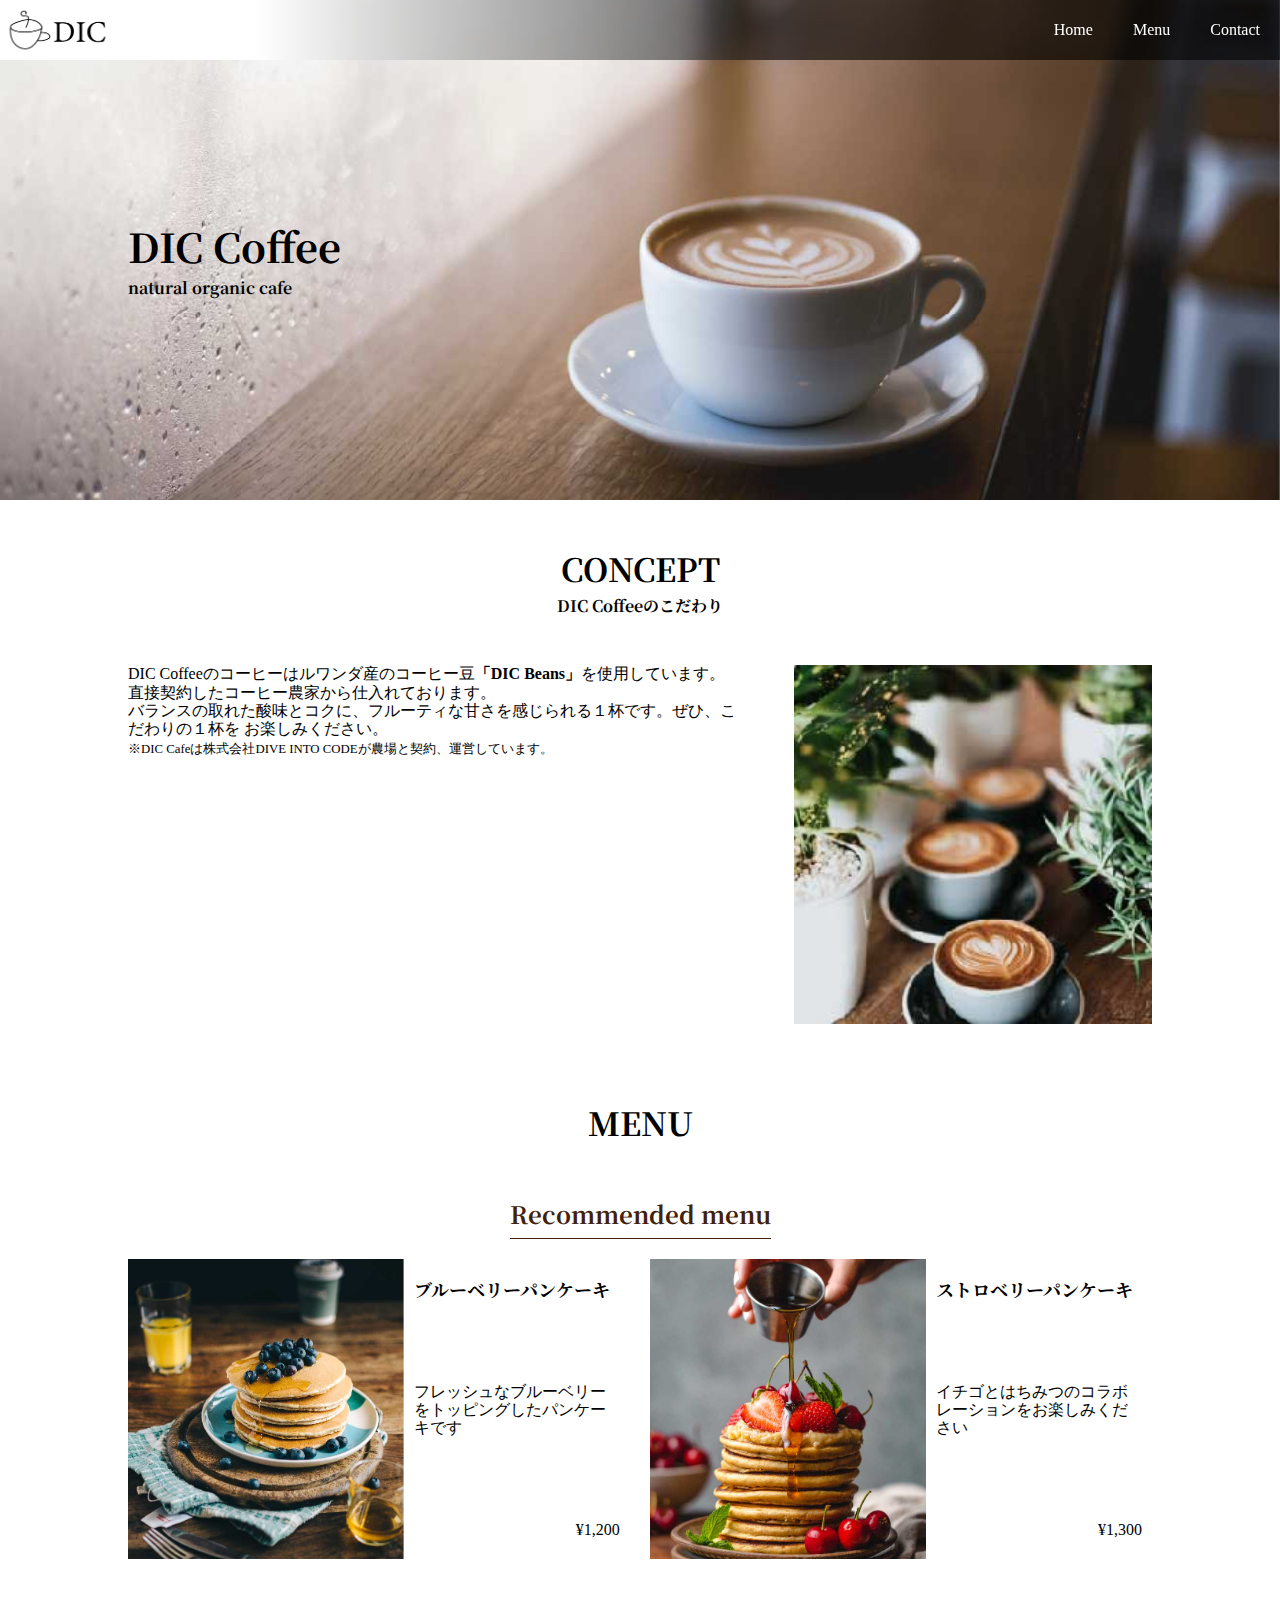
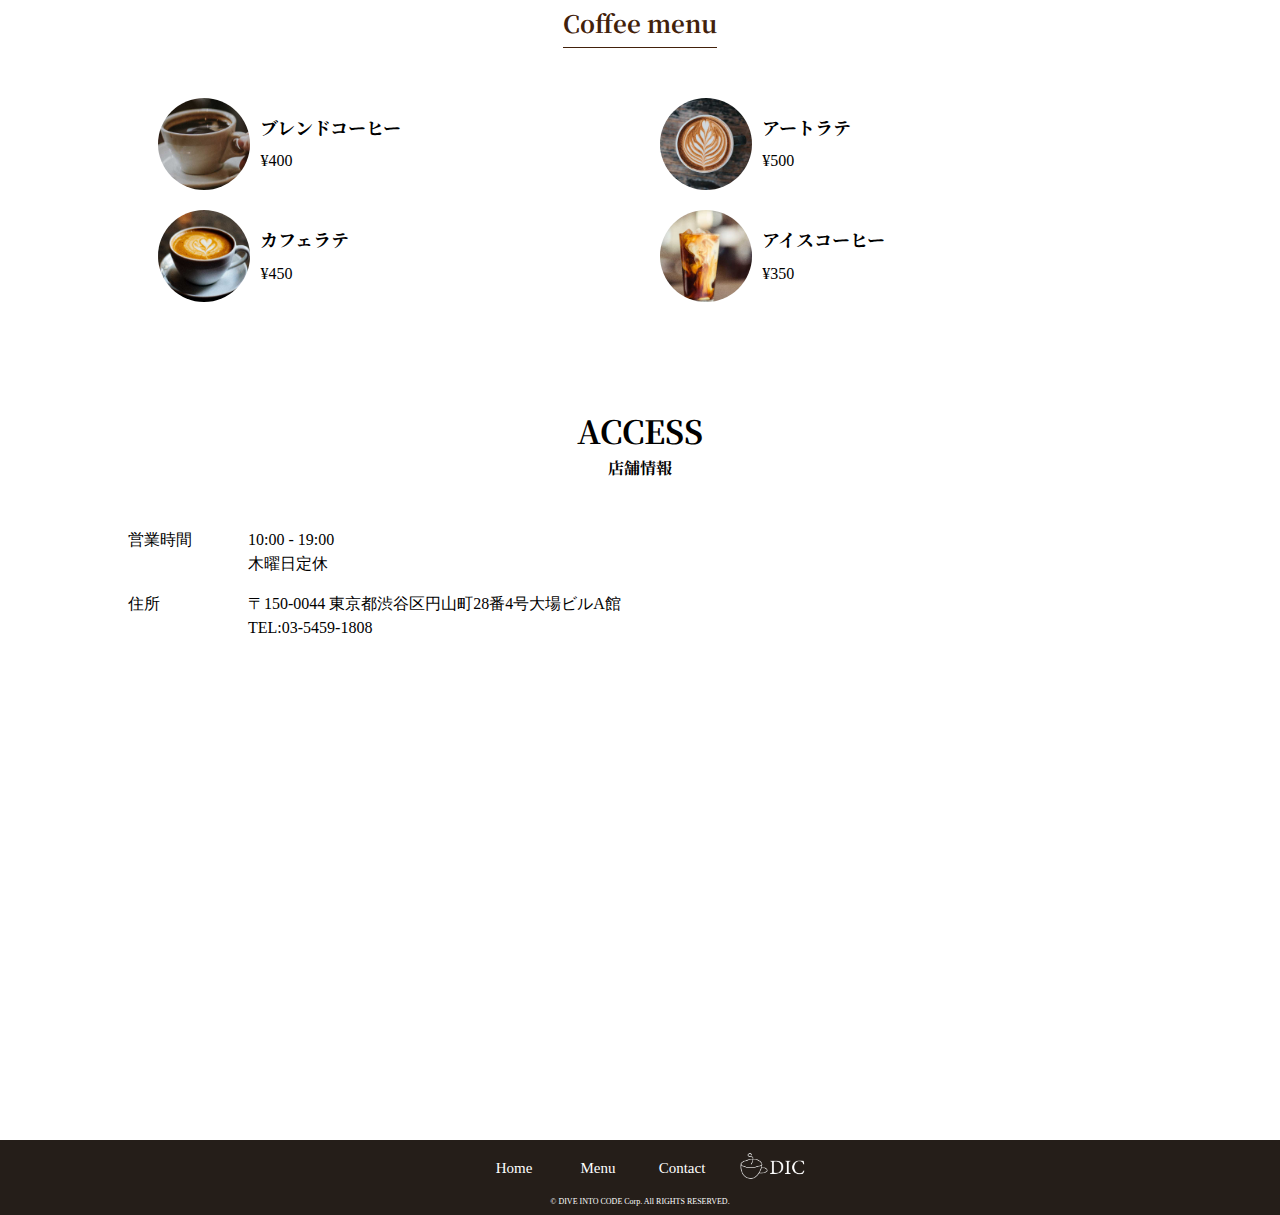
<file: index.html>
<!DOCTYPE html>
<html lang="ja">

  <head>
    <meta charset="utf-8">
    <title>DIC cafe</title>
    <link href="css/normalize.css" rel="stylesheet">
    <link href="./css/main.css" rel="stylesheet">
    <link href="https://fonts.googleapis.com/css2?family=Noto+Serif+JP:wght@400;700&display=swap" rel="stylesheet">
  </head>

  <body>
    <header>
      <nav class="header_nav">
        <a href="index.html" class="logo"><img src="./img/sample_logo_k.png"></a>
        <ul class="global_nav">
          <a href="index.html" class="global_nav_item">
            <li>Home</li>
          </a>
          <a href="#menu" class="global_nav_item">
            <li>Menu</li>
          </a>
          <a href="contact.html" class="global_nav_item">
            <li>Contact</li>
          </a>
        </ul>
      </nav>
      <div class="key section_inner">
        <h1>DIC Coffee</h1>
        <p>natural organic cafe</p>
      </div>
    </header>
    <section>
      <article class="section_inner">
        <div class="section_title">
          <h1>CONCEPT</h1>
          <p>DIC Coffeeのこだわり</p>
        </div>
        <div class="section_text">
          <p>
            DIC Coffeeのコーヒーはルワンダ産のコーヒー豆<strong>「DIC Beans」</strong>を使用しています。<br>
            直接契約したコーヒー農家から仕入れております。<br>
            バランスの取れた酸味とコクに、フルーティな甘さを感じられる１杯です。ぜひ、こだわりの１杯を
            お楽しみください。<br>
            <small>※DIC Cafeは株式会社DIVE INTO CODEが農場と契約、運営しています。</small>
          </p>
          <img src="./img/sample_concept.jpg">
        </div>
      </article>
      <article class="section_inner main_menu">
        <h1 class="section_title" id="menu">MENU</h1>
        <section>
          <div class="center">
            <h1 class="menu_title">Recommended menu</h1>
          </div>
          <ul class="food_menu">
            <li>
              <div class="food_menu-right">
                <h2>ブルーベリーパンケーキ</h2>
                <p>フレッシュなブルーベリーをトッピングしたパンケーキです</p>
                <span><p>¥1,200</p></span>
              </div>
              <img src="./img/sample_pancake1.jpg" class="food_menu-img">
            </li>
            <li>
              <div class="food_menu-right">
                <h2>ストロベリーパンケーキ</h2>
                <p>イチゴとはちみつのコラボレーションをお楽しみください</p>
                <span><p>¥1,300</p></span>
              </div>
              <img src="./img/sample_pancake2.jpg" class="food_menu-img">
            </li>
          </ul>
        </section>
        <section>
          <div class="center">
            <h1 class="menu_title">Coffee menu</h1>
          </div>
          <ul class="drink_menu">
            <li>
              <div>
                <h2>ブレンドコーヒー</h2>
                <p>¥400</p>
              </div>
              <img src="./img/sample_cafe1.jpg" class="caffee_menu_image">
            </li>
            <li>
              <div>
                <h2>アートラテ</h2>
                <p>¥500</p>
              </div>
              <img src="./img/sample_cafe2.jpg" class="caffee_menu_image">
            </li>
            <li>
              <div>
                <h2>カフェラテ</h2>
                <p>¥450</p>
              </div>
              <img src="./img/sample_cafe3.jpg" class="caffee_menu_image">
            </li>
            <li>
              <div>
                <h2>アイスコーヒー</h2>
                <p>¥350</p>
              </div>
              <img src="./img/sample_cafe4.jpg" class="caffee_menu_image">
            </li>
          </ul>
        </section>
      </article>
      <article class="section_inner access">
        <div class="section_title">
          <h1>ACCESS</h1>
          <p>店舗情報</p>
        </div>
        <dl>
          <dt>営業時間</dt>
          <dd>10:00 - 19:00<br>木曜日定休</dd>
        </dl>
        <dl>
          <dt>住所</dt>
          <dd>
            〒150-0044 東京都渋谷区円山町28番4号大場ビルA館<br>
            TEL:03-5459-1808
          </dd>
        </dl>
        <iframe
          src="https://www.google.com/maps/embed?pb=!1m18!1m12!1m3!1d3241.8625569899887!2d139.6922821152582!3d35.65575778020021!2m3!1f0!2f0!3f0!3m2!1i1024!2i768!4f13.1!3m3!1m2!1s0x60188b55bb707eff%3A0x5f04575eb7aca63e!2z44CSMTUwLTAwNDQg5p2x5Lqs6YO95riL6LC35Yy65YaG5bGx55S677yS77yY4oiS77yUIE9iYSBCbGQuIEHppKg!5e0!3m2!1sja!2sjp!4v1589613763992!5m2!1sja!2sjp"
          width="600" height="450" frameborder="0" style="border:0;" allowfullscreen="" aria-hidden="false"
          tabindex="0"></iframe>
      </article>
    </section>
    <footer>
      <nav>
        <ul class="footer_nav">
          <a href="index.html">
            <li>Home</li>
          </a>
          <a href="#menu">
            <li>Menu</li>
          </a>
          <a href="contact.html">
            <li>Contact</li>
          </a>
          <a href="index.html">
            <li>
              <img src="./img/sample_logo_w.png" class="footer_logo">
            </li>
          </a>
        </ul>
      </nav>
      <p class="copyright">© DIVE INTO CODE Corp. All RIGHTS RESERVED.</p>
    </footer>
  </body>

</html>


<!-- <!DOCTYPE html>
<html lang="ja">
  <head>
    <meta charset="utf-8">
    <title>JavaScript</title>
  </head>
  <body>
     JavaScript
     <button onclick="clickAlert()">クリック</button>
     <script type="text/javascript" src="./sample.js"></script>
  </body>
</html> -->
</file>
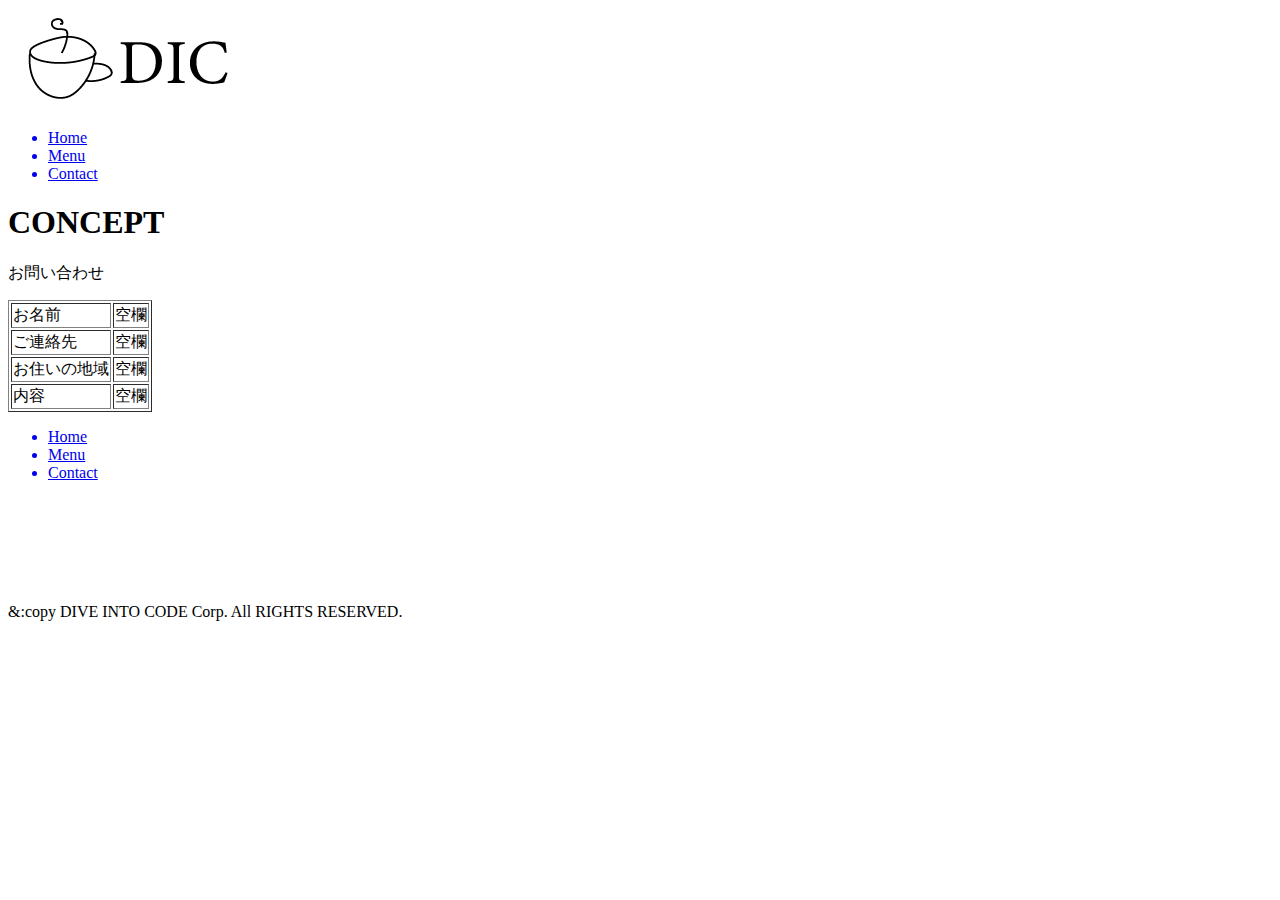
<file: contact.html>
<!DOCTYPE html>
<html lang="ja">
  <head>
    <meta charset="utf-8">
    <title>DIC cafe</title>
  </head>
  <body>
    <header>
      <nav>
        <a href="./index.html"><img src="./img/sample_logo_k.png" alt="ロゴ写真"></a>
        <ul>
          <a href="./index.html"><li>Home</li></a>
          <a href="#"><li>Menu</li></a>
          <a href="./contact.html"><li>Contact</li></a>
        </ul>
      </nav>
    </header>
    <section>
      <div>
        <h1>CONCEPT</h1>
        <p>お問い合わせ</p>
      </div>
      <div>
        <table border="1">
          <tr>
            <td>お名前</td>
            <td>空欄</td>
          </tr>
          <tr>
            <td>ご連絡先</td>
            <td>空欄</td>
          </tr>
          <tr>
            <td>お住いの地域</td>
            <td>空欄</td>
          </tr>
          <tr>
            <td>内容</td>
            <td>空欄</td>
          </tr>
        </table>
      </div>
    </section>
    <footer>
      <nav>
        <ul>
          <a href="./index.html"><li>Home</li></a>
          <a href="#"><li>Menu</li></a>
          <a href="./contact.html"><li>Contact</li></a>
          <a href="./index.html"><img src="./img/sample_logo_w.png" alt=""></a>
        </ul>
      </nav>
      <p>&:copy DIVE INTO CODE Corp. All RIGHTS RESERVED.</p>
    </footer>
  </body>
</html>
</file>
<file: css/main.css>
@charset "utf-8";
html {
  height: 100%;
}
body {
  position: relative;
  /* padding-bottom: 75px; */
  min-height: 100%;
  margin: 0;
}
li, a {
  list-style: none;
}
p, ul {
  margin: 0;
  padding: 0;
}
div,li {
  box-sizing: border-box;
}
h1,h2,h3 {
  margin: 0;
  padding: 0;
}
.header_nav {
  background: linear-gradient(90deg, #fff 20%, rgba(0,0,0,.6) 60%);
  display: flex;
  height: 60px;
  justify-content: space-between;
  align-items: stretch;
  position: fixed;
  top: 0;
  width: 100%;
}
.global_nav_item {
  color: #fff;
  text-decoration: none;
  display: flex;
  align-items: center;
  padding: 0 20px;
}
.global_nav_item:hover {
  background: #fff;
  color: #42210b;
}
.global_nav {
  display: flex;
  align-items: stretch;
}
.logo {
  width: 120px;
  display: flex;
  align-items: center;
}
.logo img{
  width: 100%;
}
.section_inner {
  padding: 50px 10% 30px;
}
.key {
  height: 500px;
  background: center / cover no-repeat url("../img/sample_key.jpg");
  font-family: 'Noto Serif JP', serif;
  font-weight: bold;
  display: flex;
  flex-direction: column;
  justify-content: center;
}
.key h1{
  font-size: 2.5rem;
}
.section_title {
  font-family: 'Noto Serif JP', serif;
  font-weight: bold;
  text-align: center;
  margin-bottom: 50px;
}
.section_inner h1 {
  padding-bottom: 10px;
}
.section_text {
  display: flex;
  justify-content: space-between;
}
.section_text p {
  width: 60%;
}
.section_text img {
  width: 35%;
}
.main_menu {
  background: bottom no-repeat url(../img/sample_menu_bg.jpg);
  background-attachment: fixed;
}
.center {
  text-align: center;
}
.menu_title {
  display: inline-block;
  font-family: 'Noto Serif JP', serif;
  font-size: 1.5rem;
  color: #42210b;
  border-bottom: solid #42210b 1px;
  margin-bottom: 20px;
}
.food_menu {
  display: flex;
  justify-content: space-between;
  flex-wrap: wrap;
  margin-bottom: 50px;
}
.food_menu li {
  display: flex;
  width: 49%;
  flex-direction: row-reverse;
  background-color: #fffd;
}
.food_menu-right {
  width: 45%;
  padding: 20px 10px;
  display: flex;
  flex-direction: column;
  justify-content: space-between;
  background: #fff;
}
.food_menu-right h2, .drink_menu h2 {
  font-size: 18px;
  font-family: 'Noto Serif JP';
}
.food_menu-right span {
  text-align: right;
}
.food_menu-img {
  width: 55%;
  object-fit: cover;
  height: 300px;
}
.drink_menu {
  background: #fff;
  display: flex;
  justify-content: space-between;
  flex-wrap: wrap;
  padding: 20px;
}
.drink_menu li {
  width: 49%;
  display: flex;
  flex-direction: row-reverse;
  align-items: center;
  padding: 10px;
}
.drink_menu div {
  width: 80%;
  padding: 10px;
}
.drink_menu h2 {
  padding-bottom: 15px;
}
.caffee_menu_image {
  width: 20%;
  border-radius: 50%;
}

.access dl {
  display: flex;
  line-height: 1.5;
}
.access dt, dd {
  display: inline-block;
}
.access dt {
  width: 80px;
}
.access iframe {
  width: 100%;
}

footer {
  height: 75px;
  background: #251e19;
  color: #fff;
  text-align: center;
}

.footer_nav {
  display: flex;
  justify-content: center;
  align-items: center;
}

.footer_nav a {
  color: white;
  text-decoration: none;
  width: 5%;
  padding: 10px;
  font-size: 15px;
}

.footer_logo {
  width: 80px;
}

.copyright {
  font-size: 8px;
}
</file>
